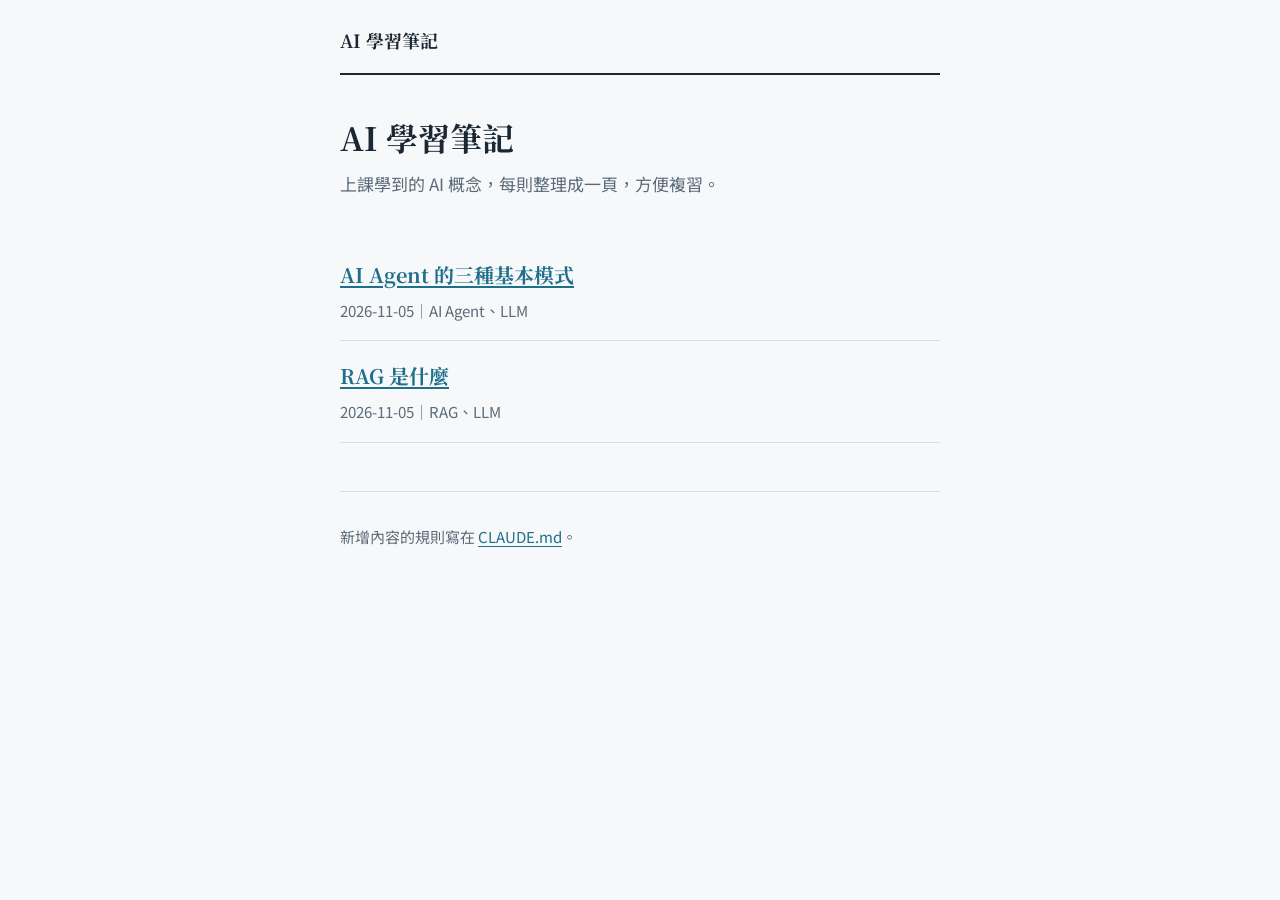
<file: index.html>
<!DOCTYPE html>
<html lang="zh-Hant">
<head>
<meta charset="UTF-8">
<meta name="viewport" content="width=device-width, initial-scale=1">
<title>AI 學習筆記</title>
<meta name="description" content="整理 AI 課程重點的個人筆記，每則一頁，短而好複習。">
<link rel="preconnect" href="https://fonts.googleapis.com">
<link rel="preconnect" href="https://fonts.gstatic.com" crossorigin>
<link href="https://fonts.googleapis.com/css2?family=Noto+Sans+TC:wght@400;500&family=Noto+Serif+TC:wght@700&display=swap" rel="stylesheet">
<link rel="stylesheet" href="style.css">
</head>
<body>
<div class="wrap">

<header class="site-head">
  <a href="index.html">AI 學習筆記</a>
</header>

<main>
  <h1>AI 學習筆記</h1>
  <p class="lead">上課學到的 AI 概念，每則整理成一頁，方便複習。</p>

  <ul class="note-list">
    <li>
      <a href="notes/ai-agent-basics.html">AI Agent 的三種基本模式</a>
      <p class="meta">2026-11-05｜AI Agent、LLM</p>
    </li>
    <li>
      <a href="notes/rag-basics.html">RAG 是什麼</a>
      <p class="meta">2026-11-05｜RAG、LLM</p>
    </li>
  </ul>
</main>

<footer class="site-foot">
  <p>新增內容的規則寫在 <a href="CLAUDE.md">CLAUDE.md</a>。</p>
</footer>

</div>
</body>
</html>
</file>
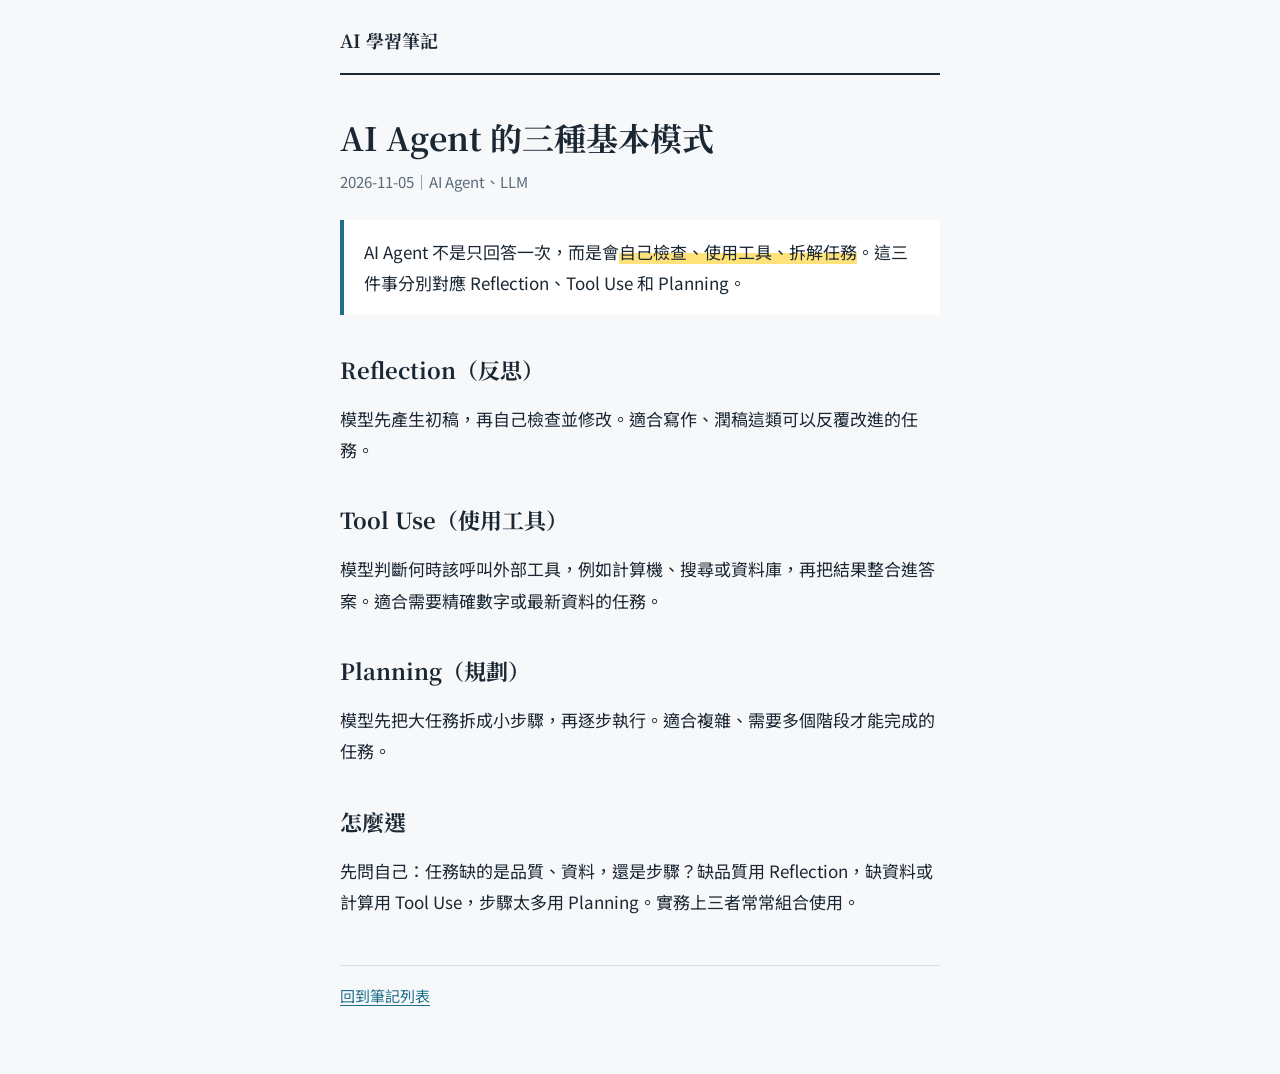
<file: notes/ai-agent-basics.html>
<!DOCTYPE html>
<html lang="zh-Hant">
<head>
<meta charset="UTF-8">
<meta name="viewport" content="width=device-width, initial-scale=1">
<title>AI Agent 的三種基本模式｜AI 學習筆記</title>
<meta name="description" content="Reflection、Tool Use、Planning 是 AI Agent 常見的三種做法。">
<link rel="preconnect" href="https://fonts.googleapis.com">
<link rel="preconnect" href="https://fonts.gstatic.com" crossorigin>
<link href="https://fonts.googleapis.com/css2?family=Noto+Sans+TC:wght@400;500&family=Noto+Serif+TC:wght@700&display=swap" rel="stylesheet">
<link rel="stylesheet" href="../style.css">
</head>
<body>
<div class="wrap">

<header class="site-head">
  <a href="../index.html">AI 學習筆記</a>
</header>

<main>
  <h1>AI Agent 的三種基本模式</h1>
  <p class="meta">2026-11-05｜AI Agent、LLM</p>

  <p class="summary">AI Agent 不是只回答一次，而是會<mark>自己檢查、使用工具、拆解任務</mark>。這三件事分別對應 Reflection、Tool Use 和 Planning。</p>

  <h2>Reflection（反思）</h2>
  <p>模型先產生初稿，再自己檢查並修改。適合寫作、潤稿這類可以反覆改進的任務。</p>

  <h2>Tool Use（使用工具）</h2>
  <p>模型判斷何時該呼叫外部工具，例如計算機、搜尋或資料庫，再把結果整合進答案。適合需要精確數字或最新資料的任務。</p>

  <h2>Planning（規劃）</h2>
  <p>模型先把大任務拆成小步驟，再逐步執行。適合複雜、需要多個階段才能完成的任務。</p>

  <h2>怎麼選</h2>
  <p>先問自己：任務缺的是品質、資料，還是步驟？缺品質用 Reflection，缺資料或計算用 Tool Use，步驟太多用 Planning。實務上三者常常組合使用。</p>
</main>

<footer class="site-foot">
  <a href="../index.html">回到筆記列表</a>
</footer>

</div>
</body>
</html>
</file>
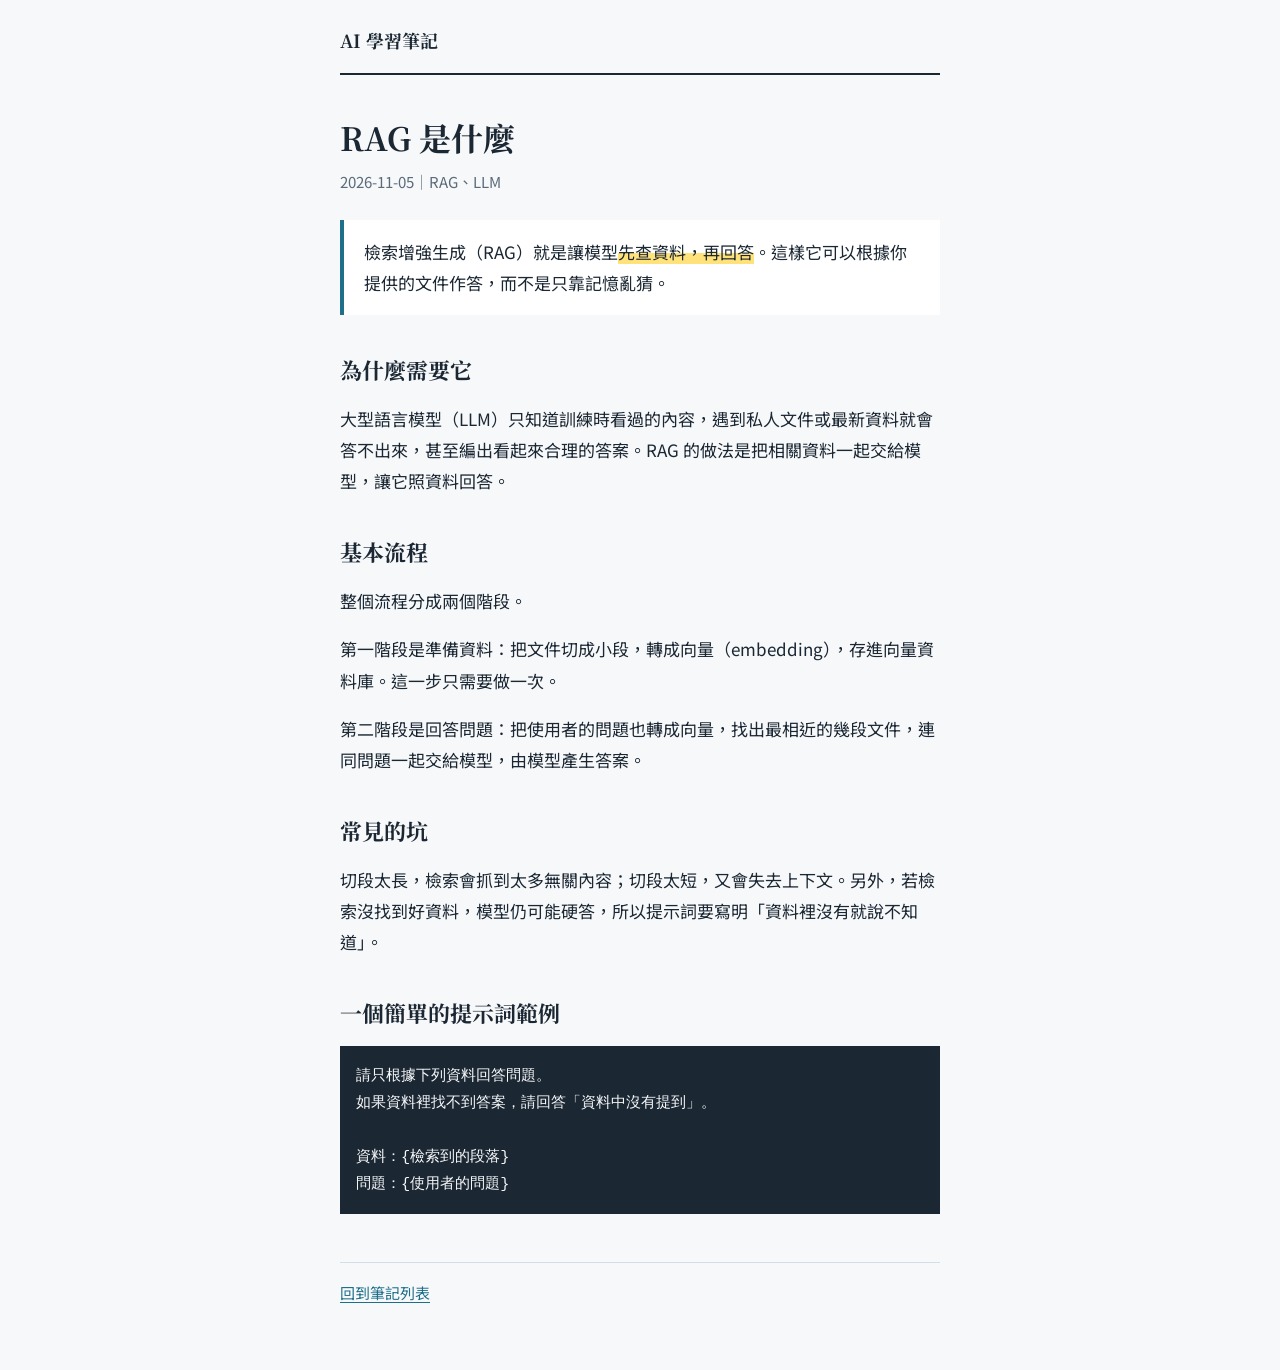
<file: notes/rag-basics.html>
<!DOCTYPE html>
<html lang="zh-Hant">
<head>
<meta charset="UTF-8">
<meta name="viewport" content="width=device-width, initial-scale=1">
<title>RAG 是什麼｜AI 學習筆記</title>
<meta name="description" content="RAG 讓模型先查資料再回答，減少亂猜。">
<link rel="preconnect" href="https://fonts.googleapis.com">
<link rel="preconnect" href="https://fonts.gstatic.com" crossorigin>
<link href="https://fonts.googleapis.com/css2?family=Noto+Sans+TC:wght@400;500&family=Noto+Serif+TC:wght@700&display=swap" rel="stylesheet">
<link rel="stylesheet" href="../style.css">
</head>
<body>
<div class="wrap">

<header class="site-head">
  <a href="../index.html">AI 學習筆記</a>
</header>

<main>
  <h1>RAG 是什麼</h1>
  <p class="meta">2026-11-05｜RAG、LLM</p>

  <p class="summary">檢索增強生成（RAG）就是讓模型<mark>先查資料，再回答</mark>。這樣它可以根據你提供的文件作答，而不是只靠記憶亂猜。</p>

  <h2>為什麼需要它</h2>
  <p>大型語言模型（LLM）只知道訓練時看過的內容，遇到私人文件或最新資料就會答不出來，甚至編出看起來合理的答案。RAG 的做法是把相關資料一起交給模型，讓它照資料回答。</p>

  <h2>基本流程</h2>
  <p>整個流程分成兩個階段。</p>
  <p>第一階段是準備資料：把文件切成小段，轉成向量（embedding），存進向量資料庫。這一步只需要做一次。</p>
  <p>第二階段是回答問題：把使用者的問題也轉成向量，找出最相近的幾段文件，連同問題一起交給模型，由模型產生答案。</p>

  <h2>常見的坑</h2>
  <p>切段太長，檢索會抓到太多無關內容；切段太短，又會失去上下文。另外，若檢索沒找到好資料，模型仍可能硬答，所以提示詞要寫明「資料裡沒有就說不知道」。</p>

  <h2>一個簡單的提示詞範例</h2>
<pre><code>請只根據下列資料回答問題。
如果資料裡找不到答案，請回答「資料中沒有提到」。

資料：{檢索到的段落}
問題：{使用者的問題}</code></pre>
</main>

<footer class="site-foot">
  <a href="../index.html">回到筆記列表</a>
</footer>

</div>
</body>
</html>
</file>
<file: style.css>
:root {
  --bg: #f6f8fa;
  --card: #ffffff;
  --ink: #1b2733;
  --muted: #5b6b7a;
  --accent: #1f6f8b;
  --mark: #ffe27a;
  --line: #d5dee6;
  --font-body: "Noto Sans TC", "PingFang TC", "Microsoft JhengHei", sans-serif;
  --font-head: "Noto Serif TC", "PMingLiU", serif;
  --font-code: ui-monospace, "SF Mono", Menlo, Consolas, monospace;
  --space: 1.5rem;
}

* { box-sizing: border-box; }

html { -webkit-text-size-adjust: 100%; }

body {
  margin: 0;
  background: var(--bg);
  color: var(--ink);
  font-family: var(--font-body);
  font-size: 1.0625rem;
  line-height: 1.85;
}

a { color: var(--accent); text-underline-offset: 3px; }
a:focus-visible { outline: 3px solid var(--accent); outline-offset: 3px; }

.wrap {
  max-width: 40rem;
  margin: 0 auto;
  padding: 0 1.25rem 4rem;
}

.site-head {
  padding: 1.5rem 0 1rem;
  border-bottom: 2px solid var(--ink);
  margin-bottom: 2.5rem;
}

.site-head a {
  font-family: var(--font-head);
  font-weight: 700;
  font-size: 1.125rem;
  color: var(--ink);
  text-decoration: none;
}

h1, h2 {
  font-family: var(--font-head);
  line-height: 1.4;
}

h1 { font-size: 2rem; margin: 0 0 0.5rem; }
h2 { font-size: 1.375rem; margin: 2.5rem 0 0.5rem; }

.lead { color: var(--muted); margin: 0 0 2.5rem; }

.meta {
  color: var(--muted);
  font-size: 0.9375rem;
  margin: 0 0 var(--space);
}

.summary {
  background: var(--card);
  border-left: 4px solid var(--accent);
  padding: 1rem 1.25rem;
  margin: 0 0 var(--space);
}

mark {
  background: linear-gradient(transparent 55%, var(--mark) 55%);
  color: inherit;
}

code {
  font-family: var(--font-code);
  font-size: 0.9em;
  background: #e8eef3;
  padding: 0.1em 0.35em;
}

pre {
  background: var(--ink);
  color: #f6f8fa;
  padding: 1rem;
  overflow-x: auto;
  line-height: 1.6;
}

pre code { background: none; padding: 0; color: inherit; }

.note-list {
  list-style: none;
  margin: 0;
  padding: 0;
}

.note-list li {
  padding: 1rem 0;
  border-bottom: 1px solid var(--line);
}

.note-list a {
  font-family: var(--font-head);
  font-size: 1.25rem;
  font-weight: 700;
}

.note-list .meta { margin: 0.25rem 0 0; }

.site-foot {
  margin-top: 3rem;
  padding-top: 1rem;
  border-top: 1px solid var(--line);
  color: var(--muted);
  font-size: 0.9375rem;
}

@media (max-width: 480px) {
  h1 { font-size: 1.625rem; }
  body { font-size: 1rem; }
}
</file>
